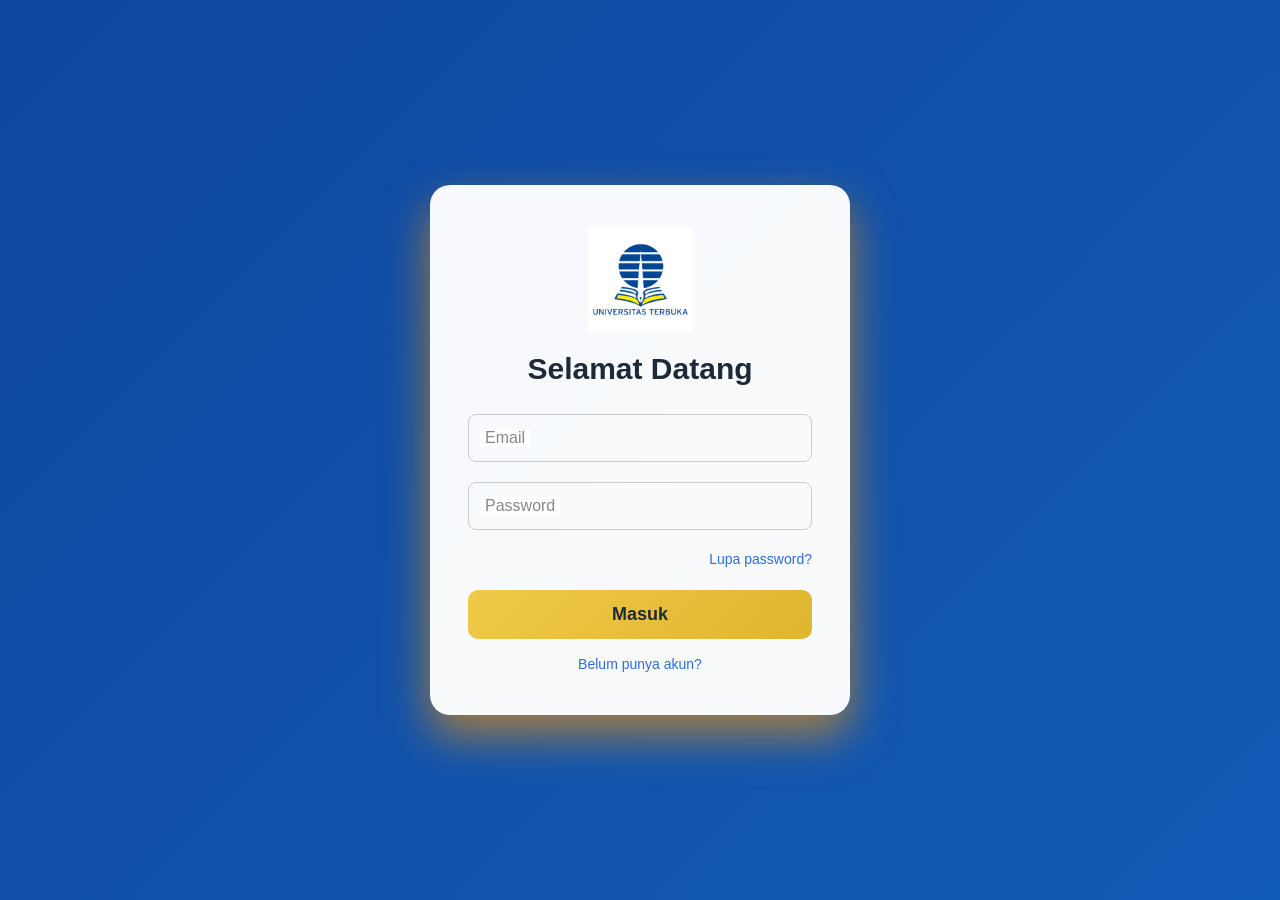
<file: index.html>
<!DOCTYPE html>
<html lang="id">

<head>
    <meta charset="UTF-8">
    <meta name="viewport" content="width=device-width, initial-scale=1.0">
    <title>Login SITTA UT</title>
    <link rel="stylesheet" href="css/style.css">
</head>

<body class="login-page">

    <!-- KONTEN UTAMA LOGIN -->
    <main class="login-modern">

        <!-- HEADER LOGIN -->
        <header>
            <img src="img/logo-ut.png" alt="Logo UT" class="logo-login">
            <h1>Selamat Datang</h1>
        </header>

        <!-- FORM LOGIN -->
        <form id="loginForm">

            <section class="input-group">
                <input type="email" id="email" placeholder="Email" required>
                <label>Email</label>
            </section>

            <section class="input-group">
                <input type="password" id="password" placeholder="Password" required>
                <label>Password</label>
            </section>

            <!-- NAV LINK -->
            <nav class="forgot-password">
                <a href="#" onclick="openModal('forgotModal')">Lupa password?</a>
            </nav>

            <button type="submit" class="btn-login">Masuk</button>

            <nav class="register-link">
                <a href="#" onclick="openModal('registerModal')">Belum punya akun?</a>
            </nav>

        </form>

    </main>

    <!-- MODAL LUPA PASSWORD -->
    <section id="forgotModal" class="modal">
        <div class="modal-content">
            <span class="close" onclick="closeModal('forgotModal')">&times;</span>
            <h3>Lupa Password</h3>
            <p>Silakan hubungi Administrator SITTA / UPBJJ untuk reset password.</p>
        </div>
    </section>

    <!-- MODAL REGISTER -->
    <section id="registerModal" class="modal">
        <div class="modal-content">
            <span class="close" onclick="closeModal('registerModal')">&times;</span>
            <h3>Daftar Akun</h3>
            <p>Pendaftaran akun dilakukan melalui UT Daerah / UPBJJ masing-masing.</p>
        </div>
    </section>

    <!-- MODAL SUCCESS -->
    <section id="successModal" class="modal">
        <div class="modal-content success-modal">
            <span class="close" onclick="closeModal('successModal')">&times;</span>
            <h3>Login Berhasil</h3>
            <p>Selamat datang di SITTA UT.</p>
            <button class="btn-login" onclick="goToDashboard()">Lanjutkan</button>
        </div>
    </section>

    <!-- MODAL ALERT -->
    <section id="alertModal" class="modal">
        <div class="modal-content">
            <span class="close" onclick="closeModal('alertModal')">&times;</span>
            <h3>Login Gagal</h3>
            <p id="alertMessage">email/password yang anda masukkan salah</p>
            <button class="btn-login" onclick="closeModal('alertModal')">OK</button>
        </div>
    </section>

    <script src="js/data.js"></script>
    <script src="js/script.js"></script>

</body>

</html>
</file>
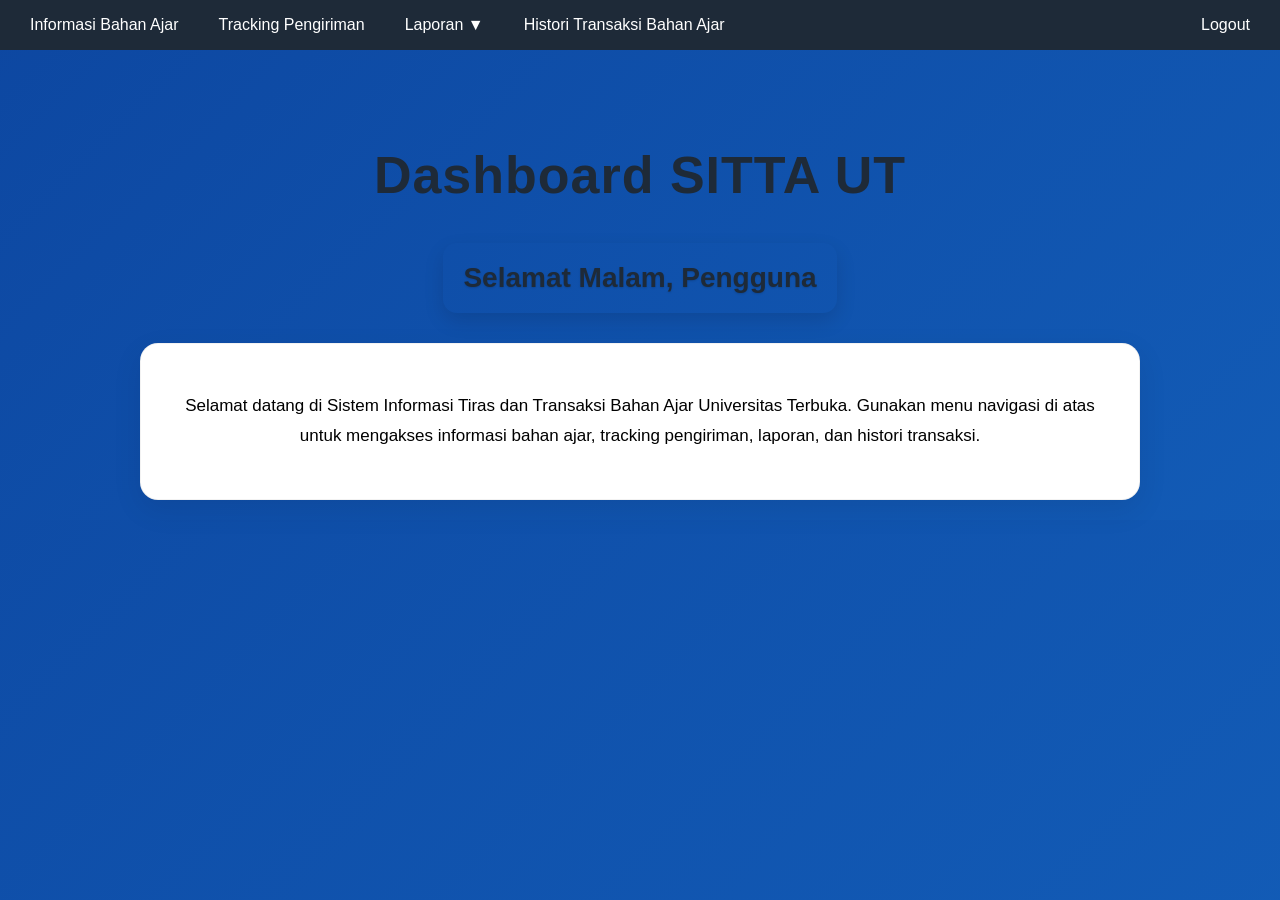
<file: dashboard.html>
<!DOCTYPE html>
<html lang="id">

<head>
    <meta charset="UTF-8">
    <meta name="viewport" content="width=device-width, initial-scale=1.0">
    <title>Dashboard Aplikasi SITTA</title>
    <link rel="stylesheet" href="css/style.css">
</head>

<body class="dashboard-page" onload="setGreeting()">

    <!-- NAVBAR -->
    <nav class="navbar-sitta">

        <div class="nav-left">
            <a href="stok.html">Informasi Bahan Ajar</a>
            <a href="tracking.html">Tracking Pengiriman</a>

            <div class="dropdown">
                <button class="dropbtn">Laporan ▼</button>
                <div class="dropdown-content">
                    <a href="#">Monitoring Progress DO Bahan Ajar</a>
                    <a href="#">Rekap Bahan Ajar</a>
                </div>
            </div>

            <a href="#">Histori Transaksi Bahan Ajar</a>
        </div>

        <div class="nav-right">
            <a href="index.html" onclick="logout()">Logout</a>
        </div>

    </nav>

    <!-- CONTENT -->
    <main class="dashboard-sitta">
        <header>
            <h1>Dashboard SITTA UT</h1>
            <h3 id="greeting"></h3>
        </header>

        <section class="dashboard-info-box">
            <p>
                Selamat datang di Sistem Informasi Tiras dan Transaksi Bahan Ajar Universitas Terbuka.
                Gunakan menu navigasi di atas untuk mengakses informasi bahan ajar,
                tracking pengiriman, laporan, dan histori transaksi.
            </p>
        </section>
    </main>

    <!-- Alert -->
    <div id="alertModal" class="modal">
        <div class="modal-content">
            <span class="close" onclick="closeModal('alertModal')">&times;</span>
            <h3>Notifikasi</h3>
            <p id="alertMessage"></p>
            <button class="btn-login" onclick="closeModal('alertModal')">OK</button>
        </div>
    </div>

    <script src="js/data.js"></script>
    <script src="js/script.js"></script>

</body>

</html>
</file>
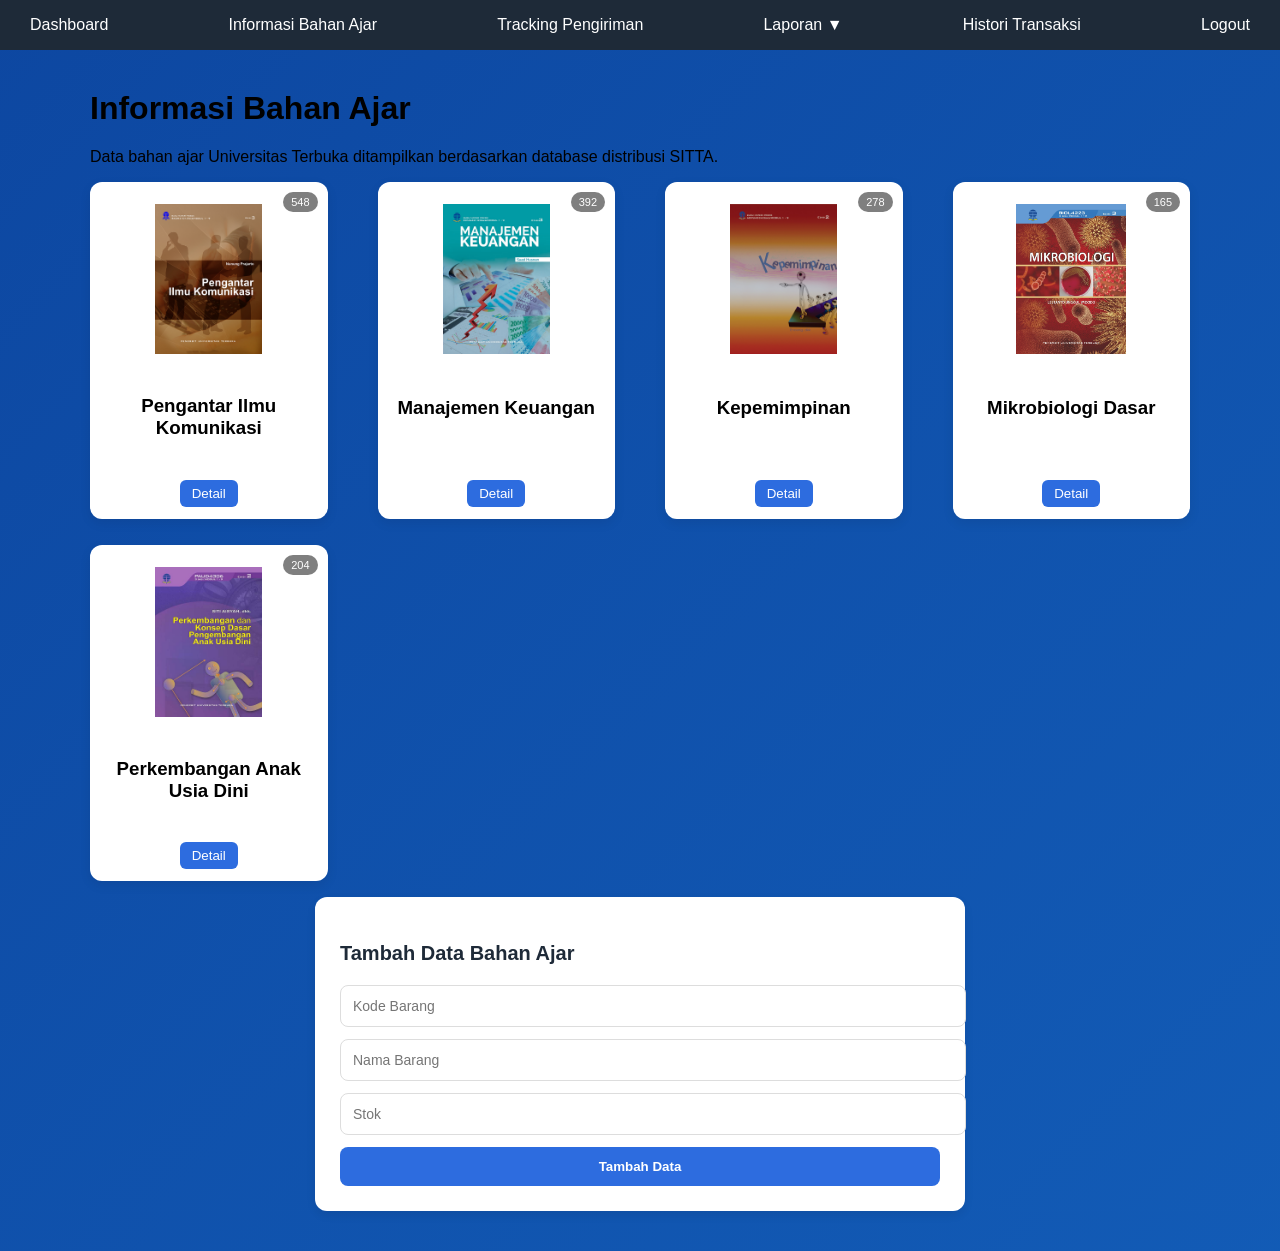
<file: stok.html>
<!DOCTYPE html>
<html lang="id">

<head>
    <meta charset="UTF-8">
    <meta name="viewport" content="width=device-width, initial-scale=1.0">
    <title>Informasi Bahan Ajar SITTA</title>
    <link rel="stylesheet" href="css/style.css">
</head>

<body onload="loadStok()">

    <!-- NAVBAR -->
    <nav class="navbar-sitta">
        <a href="dashboard.html">Dashboard</a>
        <a href="stok.html">Informasi Bahan Ajar</a>
        <a href="tracking.html">Tracking Pengiriman</a>

        <div class="dropdown">
            <button class="dropbtn">Laporan ▼</button>
            <div class="dropdown-content">
                <a href="#">Monitoring Progress DO</a>
                <a href="#">Rekap Bahan Ajar</a>
            </div>
        </div>

        <a href="#">Histori Transaksi</a>
        <a href="index.html" onclick="logout()">Logout</a>
    </nav>

    <!-- CONTENT -->
    <main class="stok-modern">
        <header>
            <h1>Informasi Bahan Ajar</h1>
            <p class="desc">
                Data bahan ajar Universitas Terbuka ditampilkan berdasarkan database distribusi SITTA.
            </p>
        </header>

        <!-- GRID STOK -->
        <div id="stokContainer" class="stok-grid-modern"></div>

        <!-- FORM TAMBAH -->
        <section class="form-stok">
            <h3>Tambah Data Bahan Ajar</h3>

            <input type="text" id="kodeBarang" placeholder="Kode Barang">
            <input type="text" id="namaBarang" placeholder="Nama Barang">
            <input type="number" id="stok" placeholder="Stok">

            <button onclick="addStok()" class="btn-add">Tambah Data</button>
        </section>
    </main>

    <!-- Alert -->
    <div id="alertModal" class="modal">
        <div class="modal-content">
            <span class="close" onclick="closeModal('alertModal')">&times;</span>
            <h3>Notifikasi</h3>
            <p id="alertMessage"></p>
            <button class="btn-login" onclick="closeModal('alertModal')">OK</button>
        </div>
    </div>

    <script src="js/data.js"></script>
    <script src="js/script.js"></script>

</body>

</html>
</file>
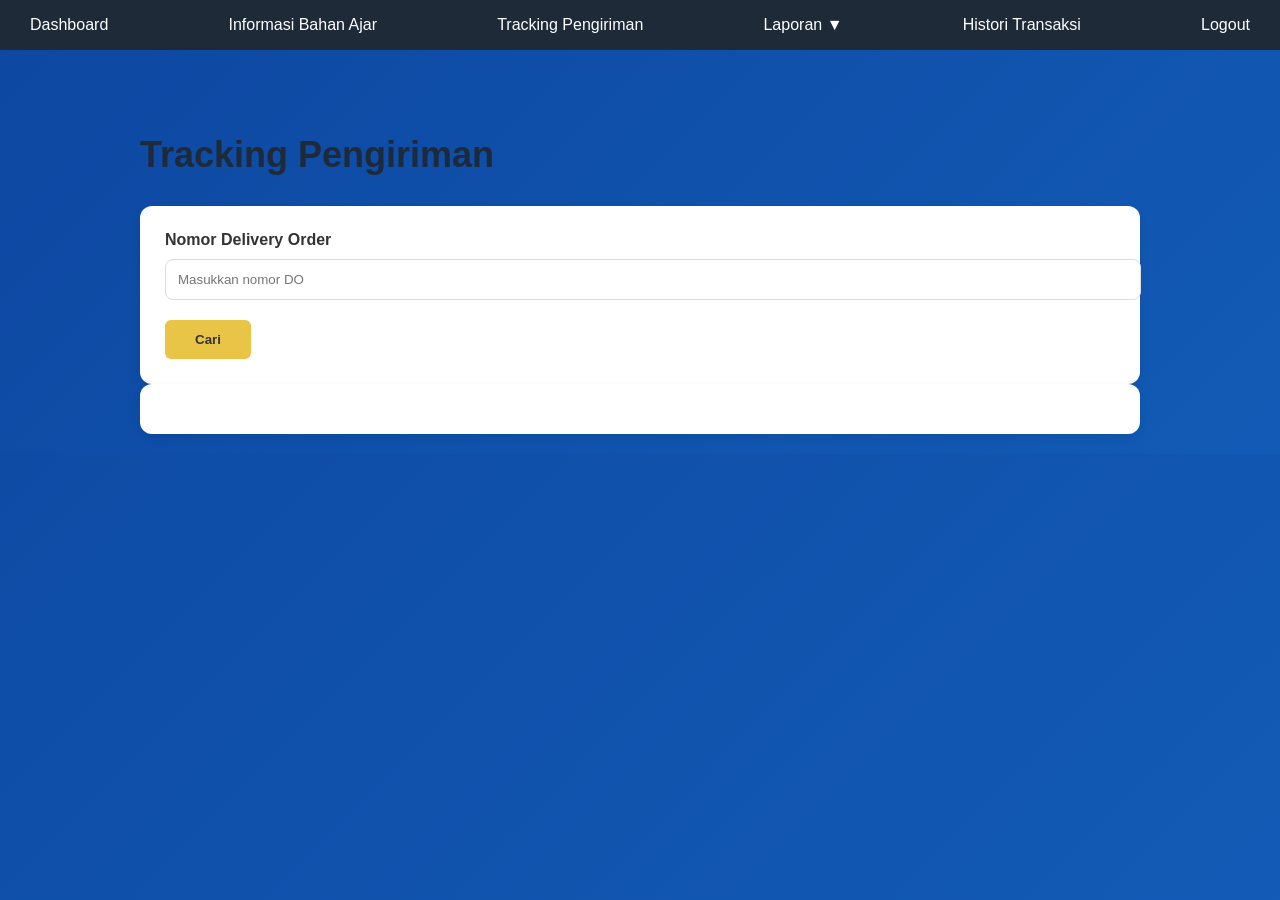
<file: tracking.html>
<!DOCTYPE html>
<html lang="id">

<head>
    <meta charset="UTF-8">
    <meta name="viewport" content="width=device-width, initial-scale=1.0">
    <title>Tracking Pengiriman SITTA</title>
    <link rel="stylesheet" href="css/style.css">
</head>

<body>

    <!-- NAVBAR -->
    <nav class="navbar-sitta">
        <a href="dashboard.html">Dashboard</a>
        <a href="stok.html">Informasi Bahan Ajar</a>
        <a href="tracking.html">Tracking Pengiriman</a>

        <div class="dropdown">
            <button class="dropbtn">Laporan ▼</button>
            <div class="dropdown-content">
                <a href="#">Monitoring Progress DO Bahan Ajar</a>
                <a href="#">Rekap Bahan Ajar</a>
            </div>
        </div>

        <a href="#">Histori Transaksi</a>
        <a href="index.html" onclick="logout()">Logout</a>
    </nav>

    <!-- CONTENT -->
    <main class="tracking-modern">
        <header>
            <h1>Tracking Pengiriman</h1>
        </header>

        <!-- Section -->
        <section class="tracking-search-box">
            <label for="trackingInput">Nomor Delivery Order</label>
            <input type="text" id="trackingInput" placeholder="Masukkan nomor DO">
            <button onclick="searchTracking()" class="btn-search">Cari</button>
        </section>

        <!-- RESULT -->
        <section id="trackingResult" class="tracking-result-modern">
        </section>
    </main>

    <!-- Alert -->
    <div id="alertModal" class="modal">
        <div class="modal-content">
            <span class="close" onclick="closeModal('alertModal')">&times;</span>
            <h3>Notifikasi</h3>
            <p id="alertMessage"></p>
            <button class="btn-login" onclick="closeModal('alertModal')">OK</button>
        </div>
    </div>

    <script src="js/data.js"></script>
    <script src="js/script.js"></script>

</body>

</html>
</file>
<file: css/style.css>
/*===== LOGIN BACKGROUND UT BLUE GOLD =====*/
html,
body {
    margin: 0;
    min-height: 100%;
    font-family: Arial, sans-serif;
    background: linear-gradient(135deg, #0d47a1, #1565c0, #f0c94a);
    background-size: 300% 300%;
    animation: bgMove 10s ease infinite;
}

body.login-page {
    display: flex;
    justify-content: center;
    align-items: center;
    min-height: 100vh;
}

@keyframes bgMove {
    0% { background-position: 0% 50%; }
    50% { background-position: 100% 50%; }
    100% { background-position: 0% 50%; }
}

body.login-page .login-modern {
    animation: fadeSlideIn 0.7s ease-out;
}

@keyframes fadeSlideIn {
    from {
        opacity: 0;
        transform: translateY(35px);
    }
    to {
        opacity: 1;
        transform: translateY(0);
    }
}

.stok-modern {
    padding-bottom: 60px;
}

.stok-grid-modern {
    align-items: start;
}

/* CARD LOGIN */
.input-group input {
    width: 100%;
    padding: 14px 12px;
    border: 1px solid #ccc;
    border-radius: 8px;
    font-size: 16px;
    outline: none;
    background: transparent;
    box-sizing: border-box;
}

/* label default */
.input-group label {
    position: absolute;
    left: 12px;
    top: 50%;
    transform: translateY(-50%);
    color: #888;
    font-size: 16px;
    pointer-events: none;
    transition: 0.2s ease;
    background: white;
    padding: 0 5px;
}

.input-group input:focus+label,
.input-group input:not(:placeholder-shown)+label {
    top: -8px;
    font-size: 12px;
    color: #00509e;
}

.login-modern {
    width: 100%;
    max-width: 420px;
    background: rgba(255, 255, 255, 0.97);
    padding: 42px 38px;
    border-radius: 20px;
    box-shadow: 0 20px 45px rgba(251, 151, 0, 0.641);
    box-sizing: border-box;
    text-align: center;
}

/* LOGO */
.logo-login {
    width: 105px;
    display: block;
    margin: 0 auto 18px;
    object-fit: contain;
}

/* JUDUL */
.login-modern h1 {
    font-size: 30px;
    color: #1e2a38;
    margin-bottom: 28px;
}

/* INPUT */
.input-group {
    position: relative;
    margin-bottom: 20px;
}

.input-group input {
    width: 100%;
    padding: 14px 12px;
    border: 1px solid #ccc;
    border-radius: 8px;
    font-size: 16px;
    outline: none;
    background: transparent;
}

/* label default */
.input-group label {
    position: absolute;
    left: 12px;
    top: 50%;
    transform: translateY(-50%);
    color: #888;
    font-size: 16px;
    pointer-events: none;
    transition: 0.2s ease;
    background: white;
    padding: 0 5px;
}

/* saat fokus atau ada isi */
.input-group input:focus + label,
.input-group input:not(:placeholder-shown) + label {
    top: -8px;
    font-size: 12px;
    color: #00509e;
}

/* hilangkan placeholder saat fokus */
.input-group input:focus::placeholder {
    color: transparent;
}

.input-group input::placeholder {
    color: #bbb;
}

.input-group input:focus {
    outline: none;
    border-color: #2d6cdf;
    background: white;
    box-shadow: 0 0 0 4px rgba(45, 108, 223, 0.12);
}

/* LINK */
.forgot-password {
    text-align: right;
    margin-bottom: 22px;
}

.forgot-password a,
.register-link a {
    text-decoration: none;
    color: #2d6cdf;
    font-size: 14px;
    font-weight: 500;
}

.forgot-password a:hover,
.register-link a:hover {
    text-decoration: underline;
}

/* BUTTON */
.btn-login {
    width: 100%;
    padding: 14px;
    border: none;
    border-radius: 10px;
    background: linear-gradient(135deg, #f0c94a, #e0b52f);
    color: #1e2a38;
    font-size: 18px;
    font-weight: bold;
    cursor: pointer;
    transition: all 0.3s ease;
}

.btn-login:hover {
    transform: translateY(-2px);
    box-shadow: 0 10px 20px rgba(0, 0, 0, 0.18);
}

/* REGISTER */
.register-link {
    text-align: center;
    margin-top: 16px;
}

/* MOBILE */
@media (max-width: 600px) {
    .login-modern {
        width: 90%;
        padding: 32px 24px;
    }
    .login-modern h1 {
        font-size: 24px;
    }
    .logo-login {
        width: 85px;
    }
}


/* ====== DASHBOARD SITTA NAVBAR ======= */
.navbar-sitta {
    background-color: #1e2a38;
    display: flex;
    align-items: center;
    padding: 0 10px;
    justify-content: space-between;
}

.nav-left,
.nav-right {
    display: flex;
    align-items: center;
    gap: 0;
}

.nav-right a {
    background: #d32f2f;
}

.nav-right a:hover {
    background: #b71c1c;
}

.navbar-sitta a,
.dropbtn {
    color: white;
    text-decoration: none;
    padding: 16px 20px;
    display: block;
    font-size: 16px;
    border: none;
    background: none;
    cursor: pointer;
}

.navbar-sitta a,
.dropbtn {
    transition: 0.2s;
}

.navbar-sitta a:hover,
.dropdown:hover .dropbtn {
    background-color: #d32f2f;
    color: white;
}

/* ===== Greeting ===== */
#greeting {
    display: inline-block;
    padding: 14px 20px;
    border-radius: 14px;
    color: #1e2a38;
    text-shadow: 0 1px 2px rgba(0, 0, 0, 0.15);
    font-weight: 600;
    line-height: 1.5;
    box-shadow: 0 8px 20px rgba(0, 0, 0, 0.12);
    transition: all 0.4s ease;
}

body.morning #greeting {
    background: linear-gradient(135deg, #a8e6ff, #ffffff);
    color: #1e2a38;
}

body.afternoon #greeting {
    background: linear-gradient(135deg, #fff3b0, #ffffff);
    color: #1e2a38;
}

body.morning #greeting,
body.afternoon #greeting {
    border: 1px solid rgba(255, 255, 255, 0.5);
}

body.evening #greeting {
    background: linear-gradient(135deg, #ffd6a5, #ffffff);
    color: #1e2a38;
}

body.night #greeting {
    background: linear-gradient(135deg, #1e2a38, #2d3e50);
    color: #ffff;
    text-shadow: 0 1px 3px rgba(0, 0, 0, 0.5);
}

/* ===== Dropdown ===== */
.dropdown {
    position: relative;
}

.dropdown-content {
    display: none;
    position: absolute;
    top: 100%;
    left: 0;

    min-width: 260px;
    background: white;
    box-shadow: 0 10px 20px rgba(0, 0, 0, 0.15);
    border-radius: 8px;
    z-index: 9999;
}

.dropdown-content a {
    display: block;
    padding: 12px 15px;
    text-align: left;
    white-space: nowrap;
}

.dropdown:hover .dropdown-content {
    display: block !important;
}

.navbar-sitta {
    overflow: visible !important;
}

/* link */
.dropdown-content a {
    color: #333;
    padding: 12px 15px;
    text-decoration: none;
    display: block;
    transition: 0.2s;
}

.dropdown-content a:hover {
    background-color: #d32f2f;
    color: white;
    padding-left: 22px;
    border-left: 4px solid #ffcc00;
}

/* show dropdown */
.dropdown:hover .dropdown-content {
    display: block;
}

/* ===== Dashboard Content ===== */
.dashboard-sitta {
    max-width: 1000px;
    margin: 40px auto;
    padding: 20px;
    text-align: center;
}

/* Judul utama */
.dashboard-sitta h1 {
    font-size: 52px;
    color: #1e2a38;
    margin-bottom: 10px;
    font-weight: 700;
    letter-spacing: 1px;
}

/* Sub judul */
.dashboard-sitta h3 {
    margin-bottom: 30px;
    font-size: 28px;
    font-weight: 500;
    transition: 0.3s ease;
}

.dashboard-sitta h3:hover {
    color: #f0c94a;
    transform: translateY(-2px);
}

/* BOX INFO */
.dashboard-info-box {
    background: #ffffff;
    padding: 30px;
    border-radius: 18px;
    box-shadow: 0 10px 30px rgba(0, 0, 0, 0.08);
    line-height: 1.8;
    font-size: 17px;
    border: 1px solid rgba(0, 0, 0, 0.05);
    transition: all 0.3s ease;
}

/* Hover effect */
.dashboard-info-box:hover {
    transform: translateY(-6px);
    box-shadow: 0 15px 35px rgba(0, 0, 0, 0.12);
}

/* Responsive */
@media (max-width: 768px) {
    .navbar-sitta {
        flex-direction: column;
        align-items: stretch;
    }
    .dropdown-content {
        position: static;
        box-shadow: none;
    }
    .dashboard-sitta h1 {
        font-size: 28px;
    }
}

/* ===== Tracing Bahan Ajar ===== */
.search-box {
    display: flex;
    gap: 10px;
    margin: 15px 0 25px;
}

.search-box input,
.search-box select {
    padding: 10px;
    border: 1px solid #ccc;
    border-radius: 6px;
    width: 100%;
    font-size: 14px;
}

/* ===== info bahan ajar ===== */
.stok-modern {
    max-width: 1100px;
    margin: 40px auto;
    padding: 0 20px;
    /* INI bikin ada space kiri kanan */
}

.stok-grid-modern {
    display: grid;
    grid-template-columns: repeat(auto-fit, minmax(220px, 1fr));
    gap: 20px;
    row-gap: 50px;
    column-gap: 50px;
    justify-content: center;
    /* bikin lebih center */
}

.book-card {
    background: #fff;
    border-radius: 12px;
    padding: 12px;
    box-shadow: 0 4px 12px rgba(0, 0, 0, 0.08);
    text-align: center;
    cursor: pointer;
    transition: 0.25s ease;
    position: relative;
    overflow: hidden;
    height: 100%;
    /* PENTING */
    display: flex;
    flex-direction: column;
    justify-content: space-between;
    align-items: center;
}

.book-card:hover {
    transform: translateY(-6px);
    box-shadow: 0 8px 20px rgb(255, 116, 9);
}

.book-card img {
    width: 100%;
    height: 150px;
    object-fit: contain;
    background: #ffffff;
    padding: 10px;
}

.stok-badge {
    position: absolute;
    top: 10px;
    right: 10px;
    background: #d32f2f;
    color: white;
    padding: 5px 10px;
    font-size: 12px;
    border-radius: 20px;
}

.book-card h3 {
    min-height: 40px;
}

.book-card p {
    margin: 4px 0;
}

.book-detail {
    display: none;
}

.book-detail {
    display: none;
}

.book-detail.active {
    display: block;
}

.btn-detail {
    margin-top: 10px;
    padding: 6px 12px;
    border: none;
    background: #2d6cdf;
    color: white;
    border-radius: 6px;
    cursor: pointer;
}

.stok-badge {
    position: absolute;
    top: 10px;
    right: 10px;
    background: rgba(0, 0, 0, 0.5);
    color: white;
    padding: 4px 8px;
    font-size: 11px;
    border-radius: 10px;
}

/* ===== Tambah Bahan Ajar ===== */
.form-stok {
    margin-top: 40px;
    background: white;
    padding: 25px;
    border-radius: 12px;
    box-shadow: 0 4px 10px rgba(0, 0, 0, 0.08);
    max-width: 600px;
    margin-left: auto;
    margin-right: auto;
}

.form-stok h3 {
    margin-bottom: 20px;
    color: #1e2a38;
    font-size: 20px;
}

/* input stock */
.form-stok input {
    width: 100%;
    padding: 12px;
    margin-bottom: 12px;
    border: 1px solid #ddd;
    border-radius: 8px;
    font-size: 14px;
    outline: none;
    transition: 0.2s;
}

.form-stok input:focus {
    border-color: #2d6cdf;
    box-shadow: 0 0 5px rgba(45, 108, 223, 0.2);
}

/* tombol */
.btn-add {
    width: 100%;
    padding: 12px;
    background: #2d6cdf;
    color: white;
    border: none;
    border-radius: 8px;
    font-weight: bold;
    cursor: pointer;
    transition: 0.2s;
}

.btn-add:hover {
    background: #1f4fb2;
}

/* ===== TRACKING INFO BOX ===== */
.tracking-info-panel {
    background: #f8fbff;
    border: 1px solid #d9e8ff;
    border-radius: 12px;
    padding: 20px;
    margin: 20px 0;
    box-shadow: 0 3px 8px rgba(0, 0, 0, 0.05);
}

/* tiap baris */
.tracking-row {
    display: flex;
    align-items: flex-start;

    padding: 10px 0;
    border-bottom: 1px solid #e6eefc;
}

/* hapus garis terakhir */
.tracking-row:last-child {
    border-bottom: none;
}

/* label kiri */
.tracking-row .label {
    min-width: 170px;
    /* semua label sejajar */
    font-size: 14px;
    color: #555;
    font-weight: 600;

    position: relative;
}

/* titik dua otomatis */
.tracking-row .label::after {
    content: ":";
    position: absolute;
    right: 10px;
    color: #555;
    font-weight: bold;
}

/* isi kanan */
.tracking-row strong {
    font-size: 15px;
    color: #1e2a38;
    font-weight: 500;
    margin-left: 15px;
    flex: 1;
    word-break: break-word;
}

/* Mobile */
@media (max-width: 768px) {
    .tracking-row {
        flex-direction: column;
    }

    .tracking-row .label {
        min-width: auto;
        margin-bottom: 4px;
    }

    .tracking-row .label::after {
        position: static;
        margin-left: 4px;
    }

    .tracking-row strong {
        margin-left: 0;
    }
}

/* ===== TRACKING SITTA ===== */
.tracking-modern {
    max-width: 1000px;
    margin: 40px auto;
    padding: 20px;
}

.tracking-modern h1 {
    font-size: 36px;
    color: #1e2a38;
    margin-bottom: 30px;
}

.tracking-search-box {
    background: white;
    padding: 25px;
    border-radius: 12px;
    box-shadow: 0 4px 10px rgba(0, 0, 0, 0.08);
}

.tracking-search-box label {
    display: block;
    margin-bottom: 10px;
    font-weight: bold;
    color: #333;
}

.tracking-search-box input {
    width: 100%;
    padding: 12px;
    border: 1px solid #ddd;
    border-radius: 8px;
    outline: none;
    margin-bottom: 20px;
}

.tracking-search-box input:focus {
    border-color: #2d6cdf;
}

.btn-search {
    background: #e8c547;
    color: #333;
    border: none;
    padding: 12px 30px;
    font-weight: bold;
    border-radius: 6px;
    cursor: pointer;
    width: auto;
}

.btn-search:hover {
    background: #d4b03d;
}

/* Result */
.tracking-result-modern {
    background: white;
    padding: 25px;
    border-radius: 12px;
    box-shadow: 0 4px 10px rgba(0, 0, 0, 0.08);
}

.tracking-result-modern h3 {
    background: #2d6cdf;
    color: white;
    padding: 15px;
    border-radius: 8px;
    margin-bottom: 20px;
}

.tracking-result-modern p {
    margin-bottom: 10px;
    font-size: 16px;
}

.tracking-result-modern h4 {
    margin-top: 25px;
    margin-bottom: 15px;
    color: #1e2a38;
}

/* Timeline */
.tracking-result-modern ul {
    list-style: none;
    margin: 20px 0 0 0;
    padding-left: 35px;
    position: relative;
}

/* garis utama panjang */
.tracking-result-modern ul::before {
    content: "";
    position: absolute;
    left: 8px;
    top: 0;
    bottom: 0;
    width: 3px;
    background: #2d6cdf;
}

/* tiap item */
.tracking-result-modern ul li {
    position: relative;
    margin-bottom: 22px;
    padding-left: 20px;
    font-size: 14px;
    line-height: 1.6;
    color: #333;
}

/* bulatan */
.tracking-result-modern ul li::before {
    content: "";
    position: absolute;
    width: 14px;
    height: 14px;
    background: white;
    border: 3px solid #2d6cdf;
    border-radius: 50%;
    left: -34px;
    top: 4px;
}

/* waktu */
.tracking-result-modern ul li strong {
    display: block;
    color: #1e2a38;
    margin-bottom: 4px;
    font-size: 14px;
}

/* item terakhir tidak terlalu mepet */
.tracking-result-modern ul li:last-child {
    margin-bottom: 0;
}

.tracking-result-modern ul li strong {
    display: block;
    color: #1e2a38;
    margin-bottom: 4px;
}

/* Responsive */
@media (max-width: 768px) {
    .tracking-modern h1 {
        font-size: 28px;
    }
}

/* ===== MODAL SITTA ===== */
.modal {
    display: none;
    position: fixed;
    z-index: 9999;
    left: 0;
    top: 0;
    width: 100%;
    height: 100%;
    background: rgba(0, 0, 0, 0.6);
    /* animasi */
    animation: fadeIn 0.2s ease-in-out;
}

.modal-content {
    background: white;
    margin: 12% auto;
    padding: 25px;
    width: 90%;
    max-width: 380px;
    border-radius: 10px;
    text-align: center;
    position: relative;
    animation: slideUp 0.3s ease;
}

.close {
    position: absolute;
    right: 12px;
    top: 8px;
    font-size: 22px;
    cursor: pointer;
}

@keyframes fadeIn {
    from {
        opacity: 0;
    }
    to {
        opacity: 1;
    }
}

@keyframes slideUp {
    from {
        transform: translateY(30px);
        opacity: 0;
    }
    to {
        transform: translateY(0);
        opacity: 1;
    }
}

/* ===== CUSTOM ALERT LOGIN ===== */
#alertModal .modal-content {
    max-width: 380px;
    text-align: center;
    border-top: 5px solid #d32f2f;
}

#alertModal h3 {
    color: #d32f2f;
    margin-bottom: 15px;
    font-size: 24px;
}

#alertModal p {
    font-size: 16px;
    color: #333;
    margin-bottom: 20px;
    line-height: 1.5;
}

#alertModal .btn-login {
    width: 100%;
    margin-top: 10px;
}
</file>
